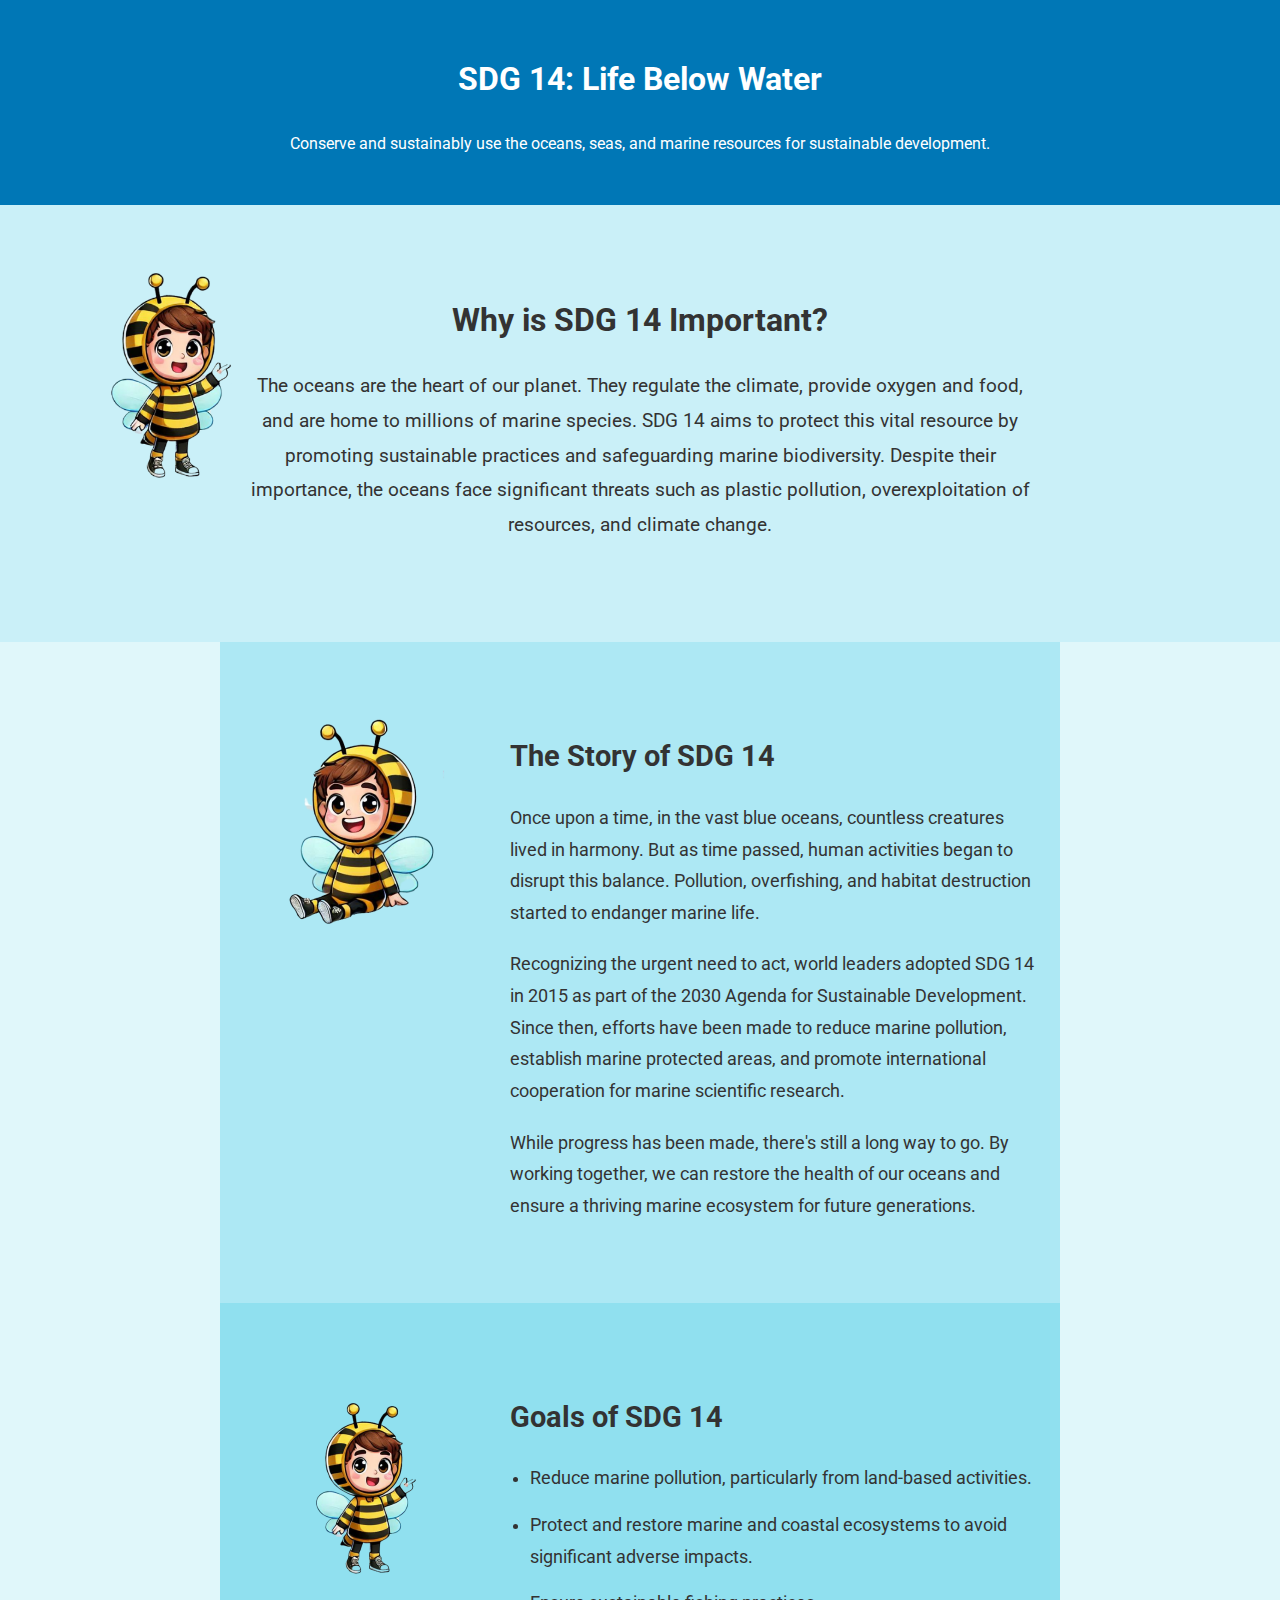
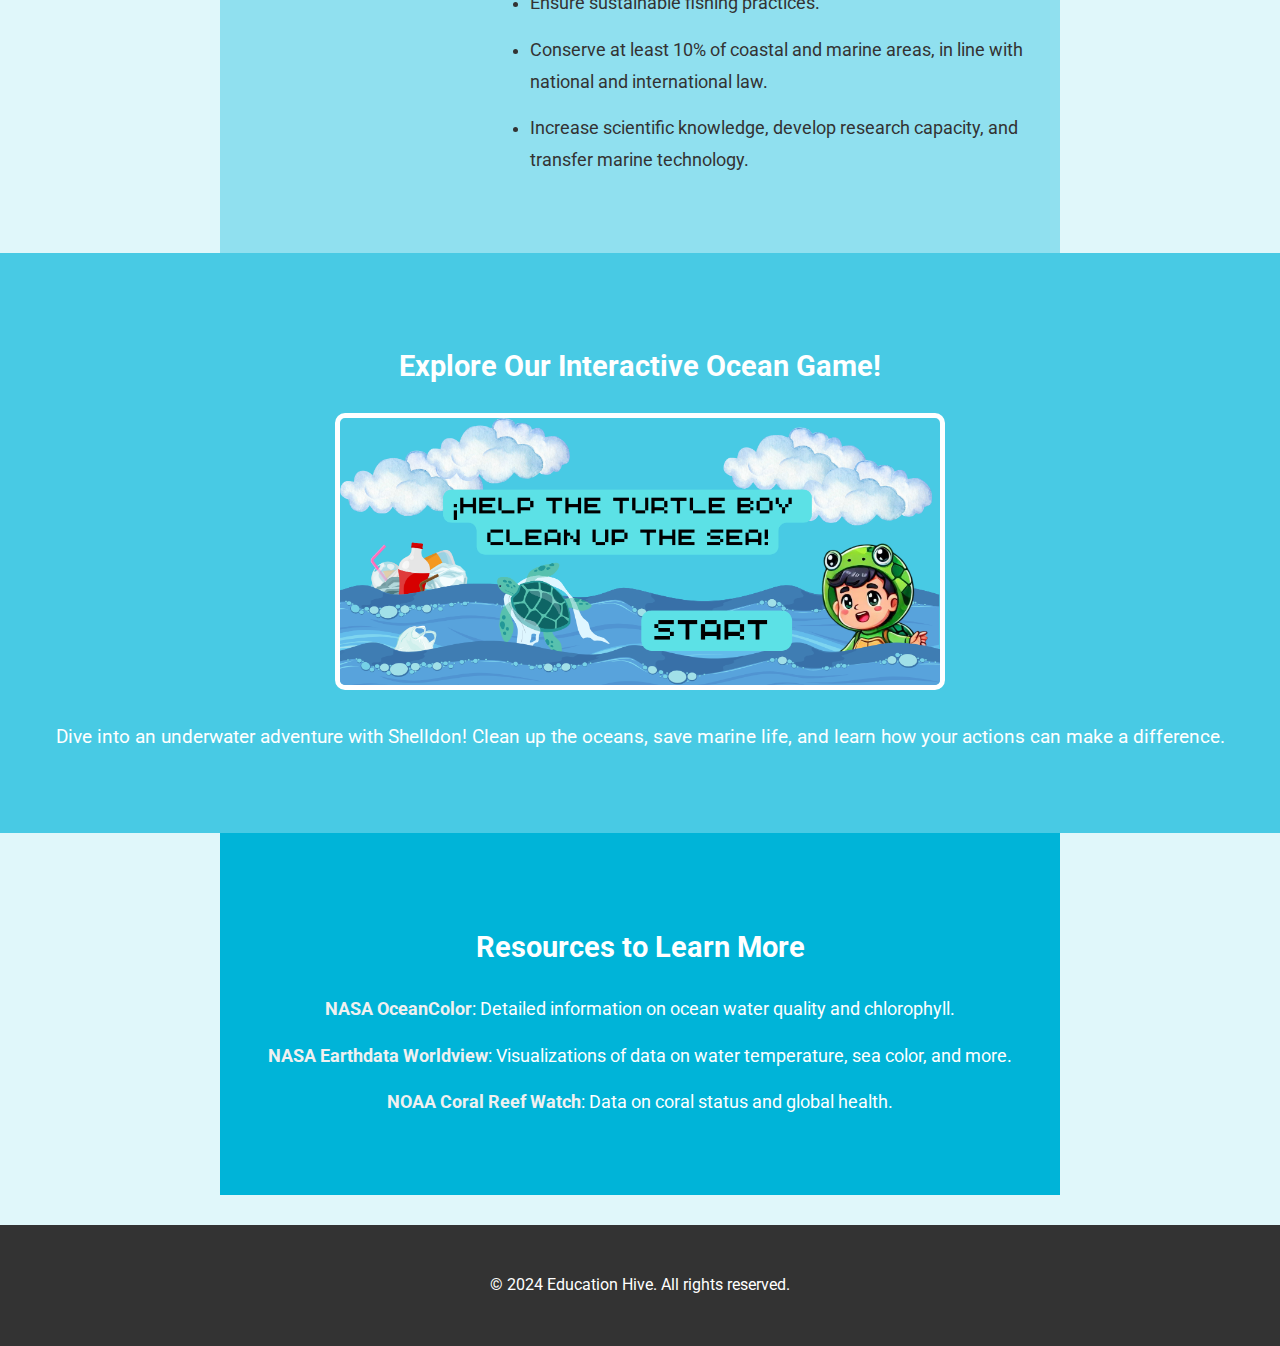
<file: Education Hive/SDG14.html>
<!DOCTYPE html>
<html lang="en">
<head>
    <meta charset="UTF-8">
    <meta name="viewport" content="width=device-width, initial-scale=1.0">
    <title>SDG 14: Life Below Water</title>
    <!-- Google Font for a modern style -->
    <link href="https://fonts.googleapis.com/css2?family=Roboto:wght@400;700&display=swap" rel="stylesheet">
    <style>
        /* General Styles */
        body {
            font-family: 'Roboto', sans-serif;
            line-height: 1.8;
            margin: 0;
            padding: 0;
            background-color: #e0f7fa; /* Base color for SDG 14 */
            color: #333;
        }

        /* Header */
        .header-sdg {
            background-color: #0077b6; /* SDG 14 related color */
            color: white;
            padding: 30px;
            text-align: center;
        }

        /* Introductory Section */
        .intro-sdg {
            padding: 60px 20px;
            background-color: #caf0f8; /* Softer color for this section */
            text-align: center;
            position: relative;
        }

        .intro-sdg h2 {
            font-size: 2em;
            margin-bottom: 20px;
        }

        .intro-sdg p {
            font-size: 1.2em;
            margin-bottom: 40px;
            max-width: 800px;
            margin-left: auto;
            margin-right: auto;
        }

        .intro-sdg img {
            position: absolute;
            width: 300px;
            height: auto;
            top: 20px;
        }

        .intro-sdg img.left {
            left: 20px;
        }

        /* Story Section */
        .story-sdg {
            padding: 60px 20px;
            background-color: #ade8f4; /* SDG 14 related color */
            max-width: 800px;
            margin: 0 auto;
            display: flex;
            align-items: flex-start;
            gap: 20px;
        }

        .story-sdg img {
            width: 250px; /* Increased size */
            height: auto;
            flex-shrink: 0;
        }

        .story-sdg .text-content {
            flex: 1;
        }

        .story-sdg h3 {
            font-size: 1.8em;
            margin-bottom: 20px;
        }

        .story-sdg p {
            margin-bottom: 20px;
            font-size: 1.1em;
        }

        /* Goals Section */
        .goals-sdg {
            padding: 60px 20px;
            background-color: #90e0ef; /* Section color */
            max-width: 800px;
            margin: 0 auto;
            display: flex;
            align-items: flex-start;
            gap: 20px;
        }

        .goals-sdg img {
            width: 250px; /* Increased size */
            height: auto;
            flex-shrink: 0;
        }

        .goals-sdg .text-content {
            flex: 1;
        }

        .goals-sdg h3 {
            font-size: 1.8em;
            margin-bottom: 20px;
        }

        .goals-sdg ul {
            list-style-type: disc;
            padding-left: 20px;
        }

        .goals-sdg ul li {
            margin-bottom: 15px;
            font-size: 1.1em;
        }

        /* Game Mockup Section */
        .game-mockup {
            padding: 60px 20px;
            background-color: #48cae4; /* Section color */
            text-align: center;
        }

        .game-mockup h3 {
            font-size: 1.8em;
            margin-bottom: 20px;
            color: #ffffff;
        }

        .game-mockup img {
            width: 100%;
            max-width: 600px;
            height: auto;
            border: 5px solid #ffffff;
            border-radius: 10px;
        }

        /* Resources Section */
        .resources-sdg {
            padding: 60px 20px;
            background-color: #00b4d8; /* Final color of the page */
            max-width: 800px;
            margin: 0 auto;
            text-align: center;
        }

        .resources-sdg h3 {
            font-size: 1.8em;
            margin-bottom: 20px;
            color: #ffffff;
        }

        .resources-sdg ul {
            list-style-type: none;
            padding-left: 0;
            color: #ffffff;
        }

        .resources-sdg ul li {
            margin-bottom: 15px;
            font-size: 1.1em;
        }

        .resources-sdg a {
            text-decoration: none;
            color: #f0f0f0;
            font-weight: bold;
        }

        .resources-sdg a:hover {
            color: #ffeb3b;
        }

        /* Footer */
        .footer {
            background-color: #333;
            color: white;
            text-align: center;
            padding: 30px;
            margin-top: 30px;
        }

        /* Responsive Adjustments */
        @media (max-width: 768px) {
            .story-sdg, .goals-sdg {
                flex-direction: column;
                align-items: center;
            }

            .story-sdg img, .goals-sdg img {
                margin-bottom: 20px;
            }

            .goals-sdg ul {
                padding-left: 40px;
            }
        }
    </style>
</head>
<body>
    <!-- Header -->
    <header class="header-sdg">
        <h1>SDG 14: Life Below Water</h1>
        <p>Conserve and sustainably use the oceans, seas, and marine resources for sustainable development.</p>
    </header>

    <!-- Introductory Section -->
    <section class="intro-sdg">
        <img src="images/buzzbee2.png" alt="Buzzbee Explaining" class="left">
        <h2>Why is SDG 14 Important?</h2>
        <p>
            The oceans are the heart of our planet. They regulate the climate, provide oxygen and food, and are home to millions of marine species. SDG 14 aims to protect this vital resource by promoting sustainable practices and safeguarding marine biodiversity. Despite their importance, the oceans face significant threats such as plastic pollution, overexploitation of resources, and climate change.
        </p>
    </section>

    <!-- Story Section -->
    <section class="story-sdg">
        <img src="images/buzzbee3.png" alt="Buzzbee Telling a Story">
        <div class="text-content">
            <h3>The Story of SDG 14</h3>
            <p>
                Once upon a time, in the vast blue oceans, countless creatures lived in harmony. But as time passed, human activities began to disrupt this balance. Pollution, overfishing, and habitat destruction started to endanger marine life.
            </p>
            <p>
                Recognizing the urgent need to act, world leaders adopted SDG 14 in 2015 as part of the 2030 Agenda for Sustainable Development. Since then, efforts have been made to reduce marine pollution, establish marine protected areas, and promote international cooperation for marine scientific research.
            </p>
            <p>
                While progress has been made, there's still a long way to go. By working together, we can restore the health of our oceans and ensure a thriving marine ecosystem for future generations.
            </p>
        </div>
    </section>

    <!-- Goals Section -->
    <section class="goals-sdg">
        <img src="images/buzzbee2.png" alt="Buzzbee Presenting Goals">
        <div class="text-content">
            <h3>Goals of SDG 14</h3>
            <ul>
                <li>Reduce marine pollution, particularly from land-based activities.</li>
                <li>Protect and restore marine and coastal ecosystems to avoid significant adverse impacts.</li>
                <li>Ensure sustainable fishing practices.</li>
                <li>Conserve at least 10% of coastal and marine areas, in line with national and international law.</li>
                <li>Increase scientific knowledge, develop research capacity, and transfer marine technology.</li>
            </ul>
        </div>
    </section>

    <!-- Game Mockup Section -->
    <section class="game-mockup">
        <h3>Explore Our Interactive Ocean Game!</h3>
        <img src="images/mockupgame.png" alt="Ocean Game Mockup">
        <p style="color: #ffffff; font-size: 1.2em; margin-top: 20px;">
            Dive into an underwater adventure with Shelldon! Clean up the oceans, save marine life, and learn how your actions can make a difference.
        </p>
    </section>

    <!-- Resources Section -->
    <section class="resources-sdg">
        <h3>Resources to Learn More</h3>
        <ul>
            <li><a href="https://oceancolor.gsfc.nasa.gov/" target="_blank">NASA OceanColor</a>: Detailed information on ocean water quality and chlorophyll.</li>
            <li><a href="https://www.earthdata.nasa.gov/worldview" target="_blank">NASA Earthdata Worldview</a>: Visualizations of data on water temperature, sea color, and more.</li>
            <li><a href="https://coralreefwatch.noaa.gov/satellite/index.php" target="_blank">NOAA Coral Reef Watch</a>: Data on coral status and global health.</li>
        </ul>
    </section>

    <!-- Footer -->
    <footer class="footer">
        <p>&copy; 2024 Education Hive. All rights reserved.</p>
    </footer>
</body>
</html>
</file>
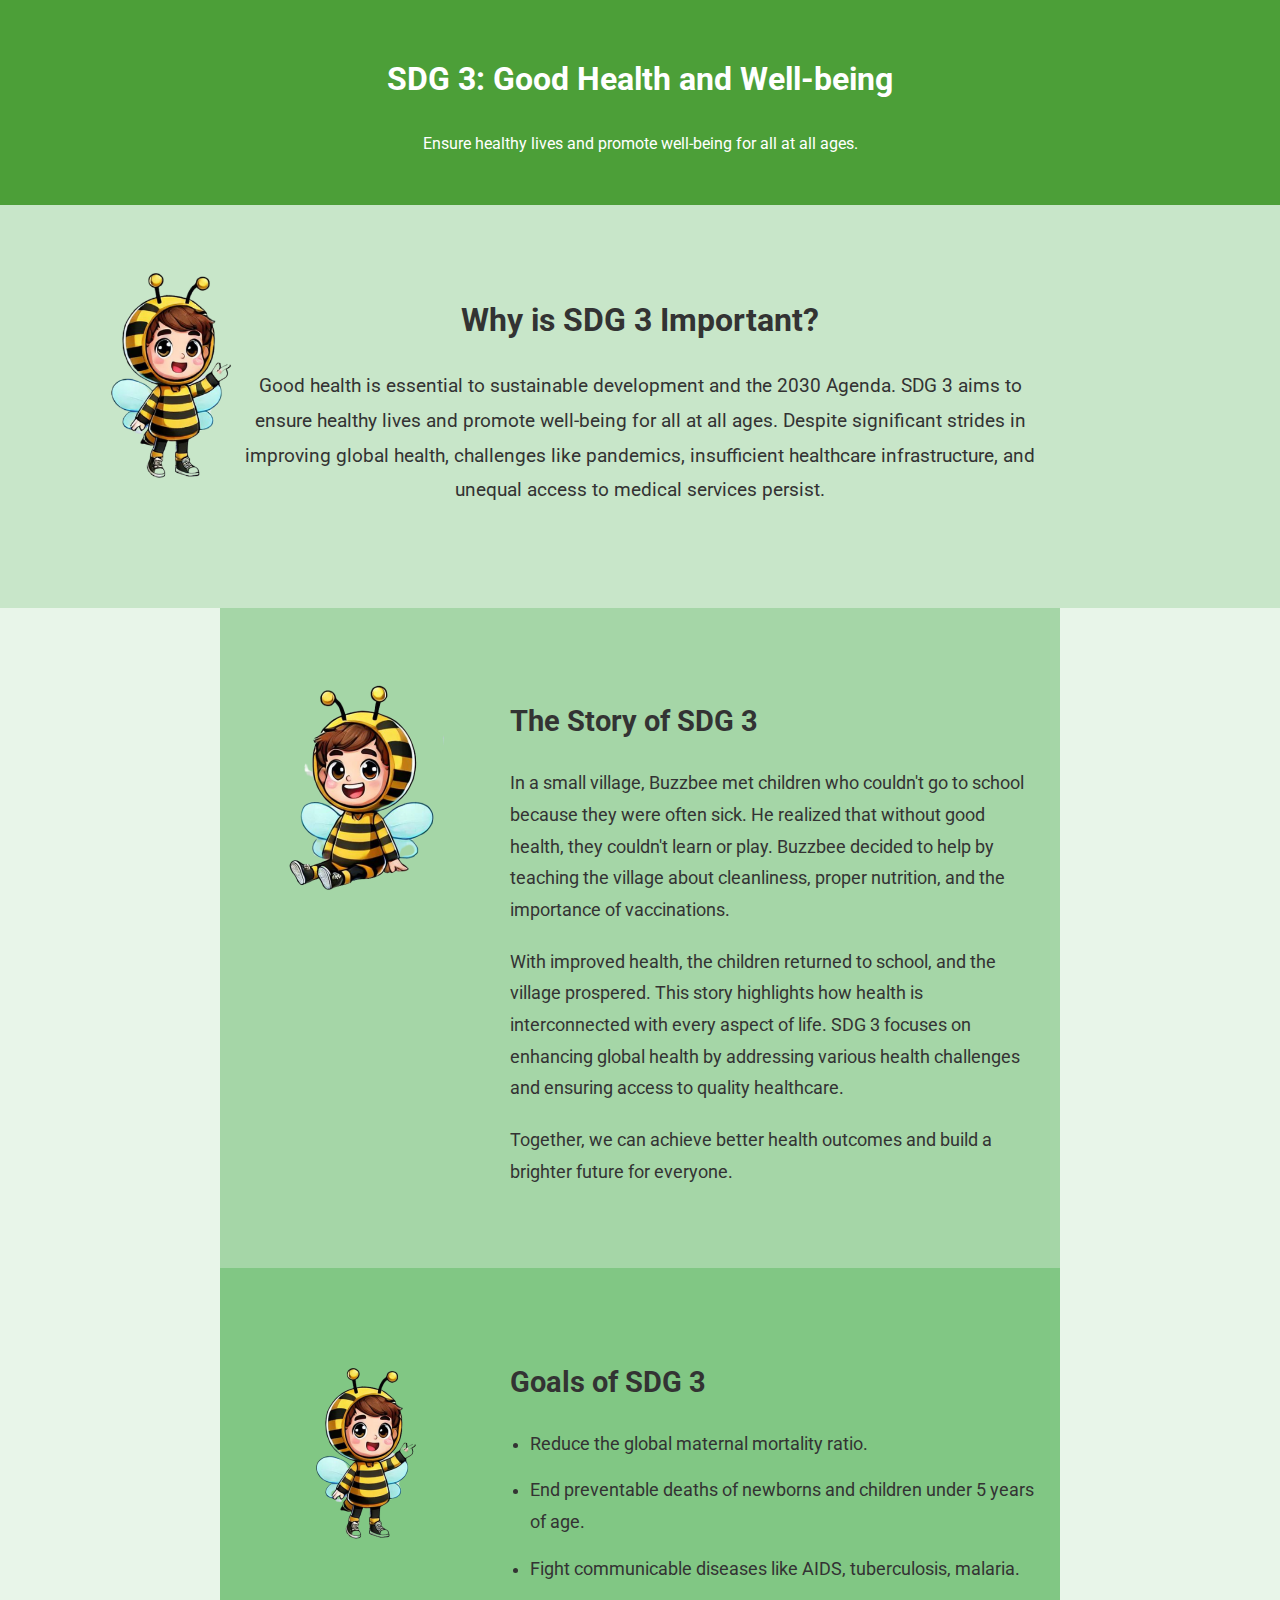
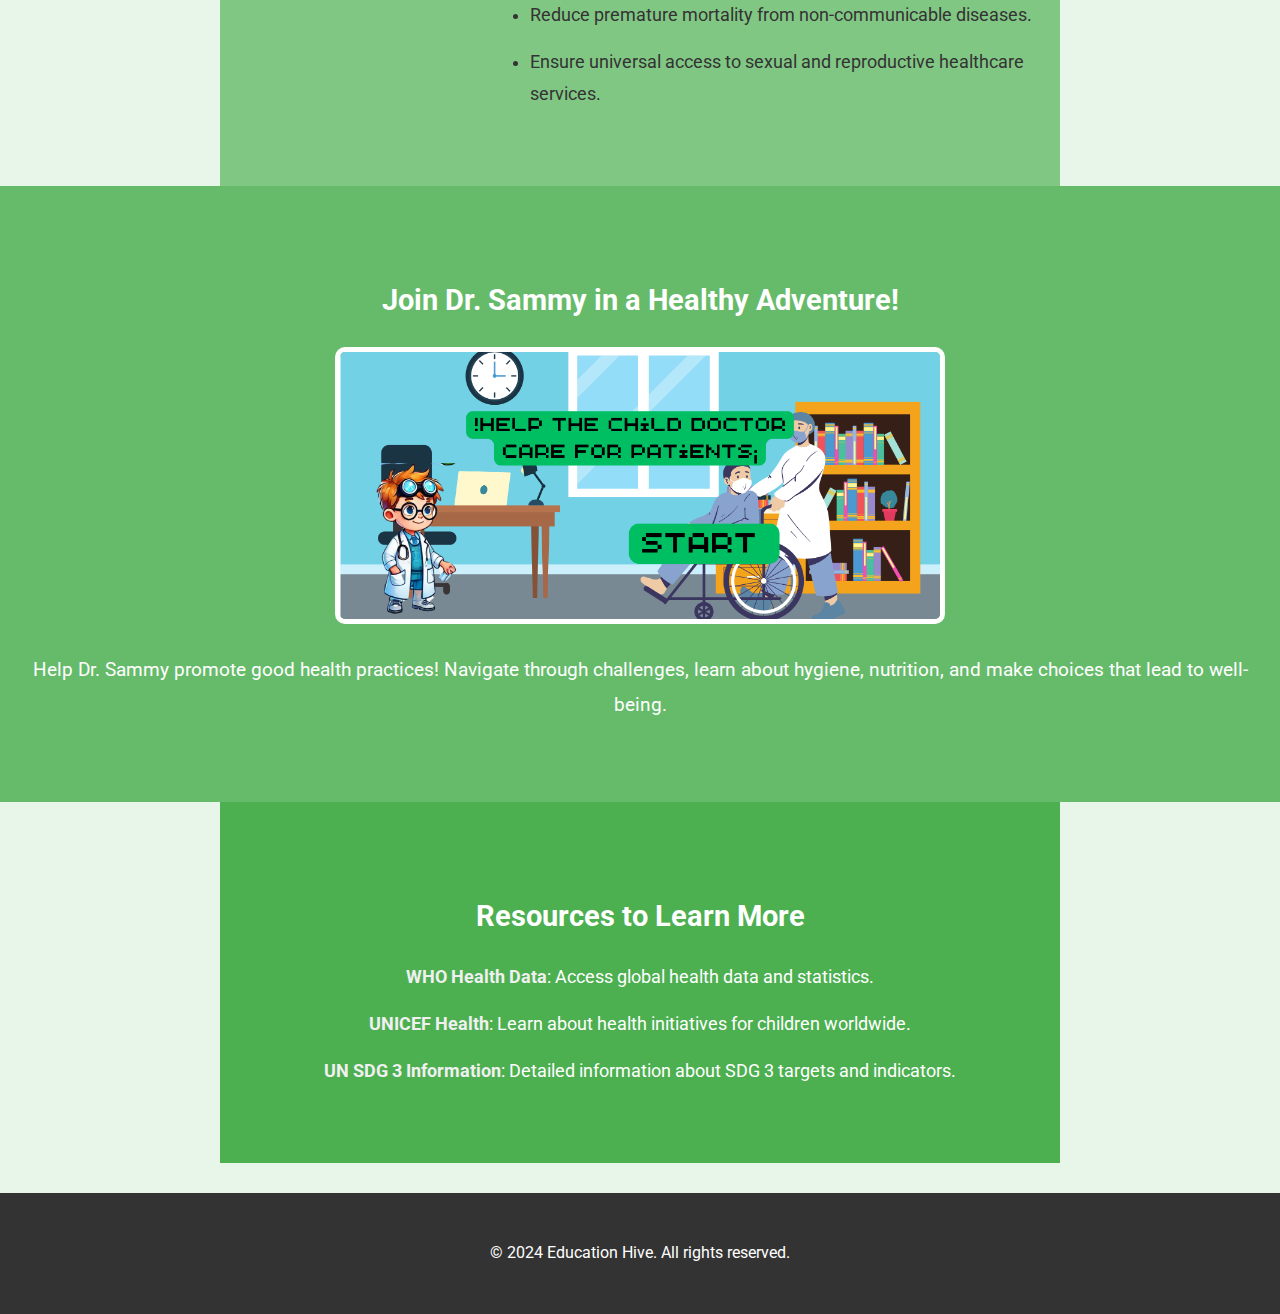
<file: Education Hive/SDG3.html>
<!DOCTYPE html>
<html lang="en">
<head>
    <meta charset="UTF-8">
    <meta name="viewport" content="width=device-width, initial-scale=1.0">
    <title>SDG 3: Good Health and Well-being</title>
    <!-- Google Font for a modern style -->
    <link href="https://fonts.googleapis.com/css2?family=Roboto:wght@400;700&display=swap" rel="stylesheet">
    <style>
        /* General Styles */
        body {
            font-family: 'Roboto', sans-serif;
            line-height: 1.8;
            margin: 0;
            padding: 0;
            background-color: #e8f5e9; /* Light green background */
            color: #333;
        }

        /* Header */
        .header-sdg {
            background-color: #4C9F38; /* SDG 3 official color */
            color: white;
            padding: 30px;
            text-align: center;
        }

        /* Introductory Section */
        .intro-sdg {
            padding: 60px 20px;
            background-color: #c8e6c9; /* Softer green */
            text-align: center;
            position: relative;
        }

        .intro-sdg h2 {
            font-size: 2em;
            margin-bottom: 20px;
        }

        .intro-sdg p {
            font-size: 1.2em;
            margin-bottom: 40px;
            max-width: 800px;
            margin-left: auto;
            margin-right: auto;
        }

        .intro-sdg img {
            position: absolute;
            width: 300px;
            height: auto;
            top: 20px;
        }

        .intro-sdg img.left {
            left: 20px;
        }

        /* Story Section */
        .story-sdg {
            padding: 60px 20px;
            background-color: #a5d6a7; /* SDG 3 related color */
            max-width: 800px;
            margin: 0 auto;
            display: flex;
            align-items: flex-start;
            gap: 20px;
        }

        .story-sdg img {
            width: 250px;
            height: auto;
            flex-shrink: 0;
        }

        .story-sdg .text-content {
            flex: 1;
        }

        .story-sdg h3 {
            font-size: 1.8em;
            margin-bottom: 20px;
        }

        .story-sdg p {
            margin-bottom: 20px;
            font-size: 1.1em;
        }

        /* Goals Section */
        .goals-sdg {
            padding: 60px 20px;
            background-color: #81c784; /* Section color */
            max-width: 800px;
            margin: 0 auto;
            display: flex;
            align-items: flex-start;
            gap: 20px;
        }

        .goals-sdg img {
            width: 250px;
            height: auto;
            flex-shrink: 0;
        }

        .goals-sdg .text-content {
            flex: 1;
        }

        .goals-sdg h3 {
            font-size: 1.8em;
            margin-bottom: 20px;
        }

        .goals-sdg ul {
            list-style-type: disc;
            padding-left: 20px;
        }

        .goals-sdg ul li {
            margin-bottom: 15px;
            font-size: 1.1em;
        }

        /* Game Mockup Section */
        .game-mockup {
            padding: 60px 20px;
            background-color: #66bb6a; /* Section color */
            text-align: center;
        }

        .game-mockup h3 {
            font-size: 1.8em;
            margin-bottom: 20px;
            color: #ffffff;
        }

        .game-mockup img {
            width: 100%;
            max-width: 600px;
            height: auto;
            border: 5px solid #ffffff;
            border-radius: 10px;
        }

        /* Resources Section */
        .resources-sdg {
            padding: 60px 20px;
            background-color: #4CAF50; /* Final color of the page */
            max-width: 800px;
            margin: 0 auto;
            text-align: center;
        }

        .resources-sdg h3 {
            font-size: 1.8em;
            margin-bottom: 20px;
            color: #ffffff;
        }

        .resources-sdg ul {
            list-style-type: none;
            padding-left: 0;
            color: #ffffff;
        }

        .resources-sdg ul li {
            margin-bottom: 15px;
            font-size: 1.1em;
        }

        .resources-sdg a {
            text-decoration: none;
            color: #f0f0f0;
            font-weight: bold;
        }

        .resources-sdg a:hover {
            color: #ffeb3b;
        }

        /* Footer */
        .footer {
            background-color: #333;
            color: white;
            text-align: center;
            padding: 30px;
            margin-top: 30px;
        }

        /* Responsive Adjustments */
        @media (max-width: 768px) {
            .story-sdg, .goals-sdg {
                flex-direction: column;
                align-items: center;
            }

            .story-sdg img, .goals-sdg img {
                margin-bottom: 20px;
            }

            .goals-sdg ul {
                padding-left: 40px;
            }
        }
    </style>
</head>
<body>
    <!-- Header -->
    <header class="header-sdg">
        <h1>SDG 3: Good Health and Well-being</h1>
        <p>Ensure healthy lives and promote well-being for all at all ages.</p>
    </header>

    <!-- Introductory Section -->
    <section class="intro-sdg">
        <img src="images/buzzbee2.png" alt="Buzzbee Explaining" class="left">
        <h2>Why is SDG 3 Important?</h2>
        <p>
            Good health is essential to sustainable development and the 2030 Agenda. SDG 3 aims to ensure healthy lives and promote well-being for all at all ages. Despite significant strides in improving global health, challenges like pandemics, insufficient healthcare infrastructure, and unequal access to medical services persist.
        </p>
    </section>

    <!-- Story Section -->
    <section class="story-sdg">
        <img src="images/buzzbee3.png" alt="Buzzbee Telling a Story">
        <div class="text-content">
            <h3>The Story of SDG 3</h3>
            <p>
                In a small village, Buzzbee met children who couldn't go to school because they were often sick. He realized that without good health, they couldn't learn or play. Buzzbee decided to help by teaching the village about cleanliness, proper nutrition, and the importance of vaccinations.
            </p>
            <p>
                With improved health, the children returned to school, and the village prospered. This story highlights how health is interconnected with every aspect of life. SDG 3 focuses on enhancing global health by addressing various health challenges and ensuring access to quality healthcare.
            </p>
            <p>
                Together, we can achieve better health outcomes and build a brighter future for everyone.
            </p>
        </div>
    </section>

    <!-- Goals Section -->
    <section class="goals-sdg">
        <img src="images/buzzbee2.png" alt="Buzzbee Presenting Goals">
        <div class="text-content">
            <h3>Goals of SDG 3</h3>
            <ul>
                <li>Reduce the global maternal mortality ratio.</li>
                <li>End preventable deaths of newborns and children under 5 years of age.</li>
                <li>Fight communicable diseases like AIDS, tuberculosis, malaria.</li>
                <li>Reduce premature mortality from non-communicable diseases.</li>
                <li>Ensure universal access to sexual and reproductive healthcare services.</li>
            </ul>
        </div>
    </section>

    <!-- Game Mockup Section -->
    <section class="game-mockup">
        <h3>Join Dr. Sammy in a Healthy Adventure!</h3>
        <img src="images/Mockupgame2.png" alt="Health Game Mockup">
        <p style="color: #ffffff; font-size: 1.2em; margin-top: 20px;">
            Help Dr. Sammy promote good health practices! Navigate through challenges, learn about hygiene, nutrition, and make choices that lead to well-being.
        </p>
    </section>

    <!-- Resources Section -->
    <section class="resources-sdg">
        <h3>Resources to Learn More</h3>
        <ul>
            <li><a href="https://www.who.int/data" target="_blank">WHO Health Data</a>: Access global health data and statistics.</li>
            <li><a href="https://www.unicef.org/health" target="_blank">UNICEF Health</a>: Learn about health initiatives for children worldwide.</li>
            <li><a href="https://sustainabledevelopment.un.org/sdg3" target="_blank">UN SDG 3 Information</a>: Detailed information about SDG 3 targets and indicators.</li>
        </ul>
    </section>

    <!-- Footer -->
    <footer class="footer">
        <p>&copy; 2024 Education Hive. All rights reserved.</p>
    </footer>
</body>
</html>
</file>
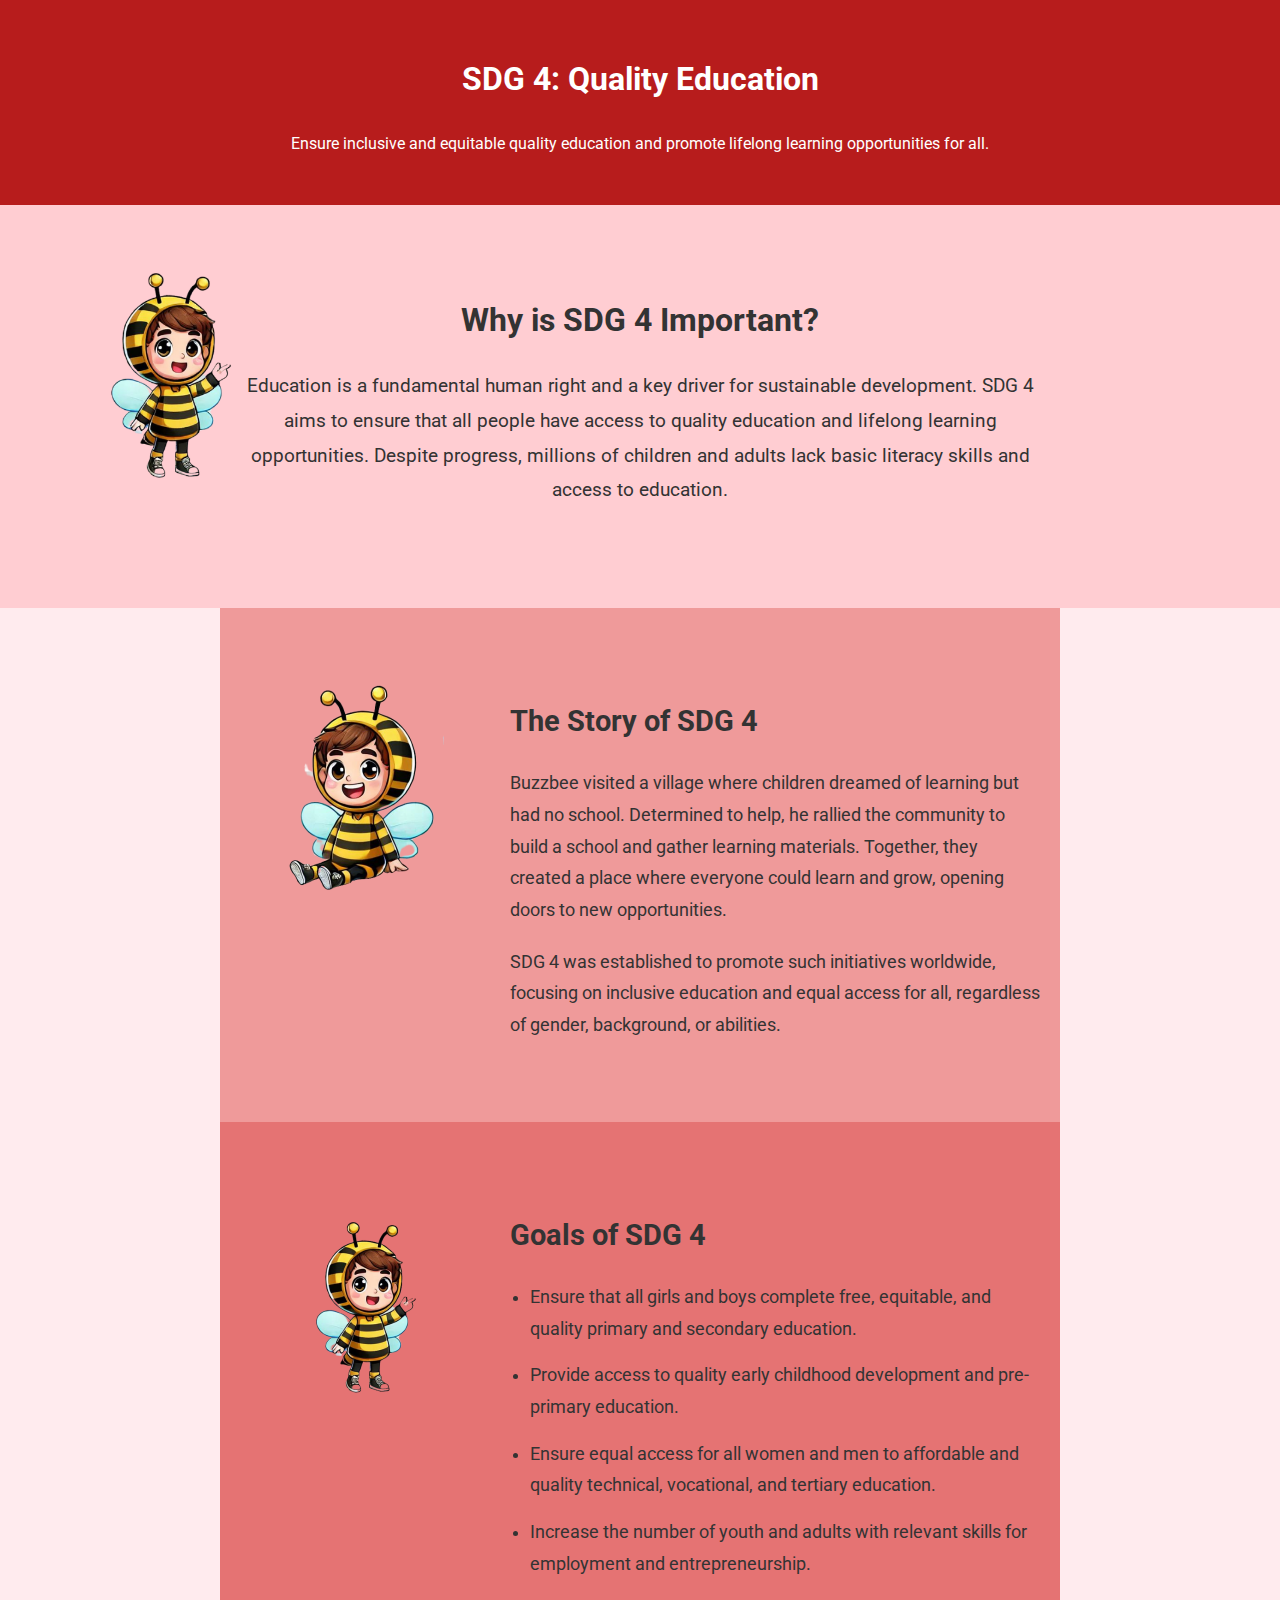
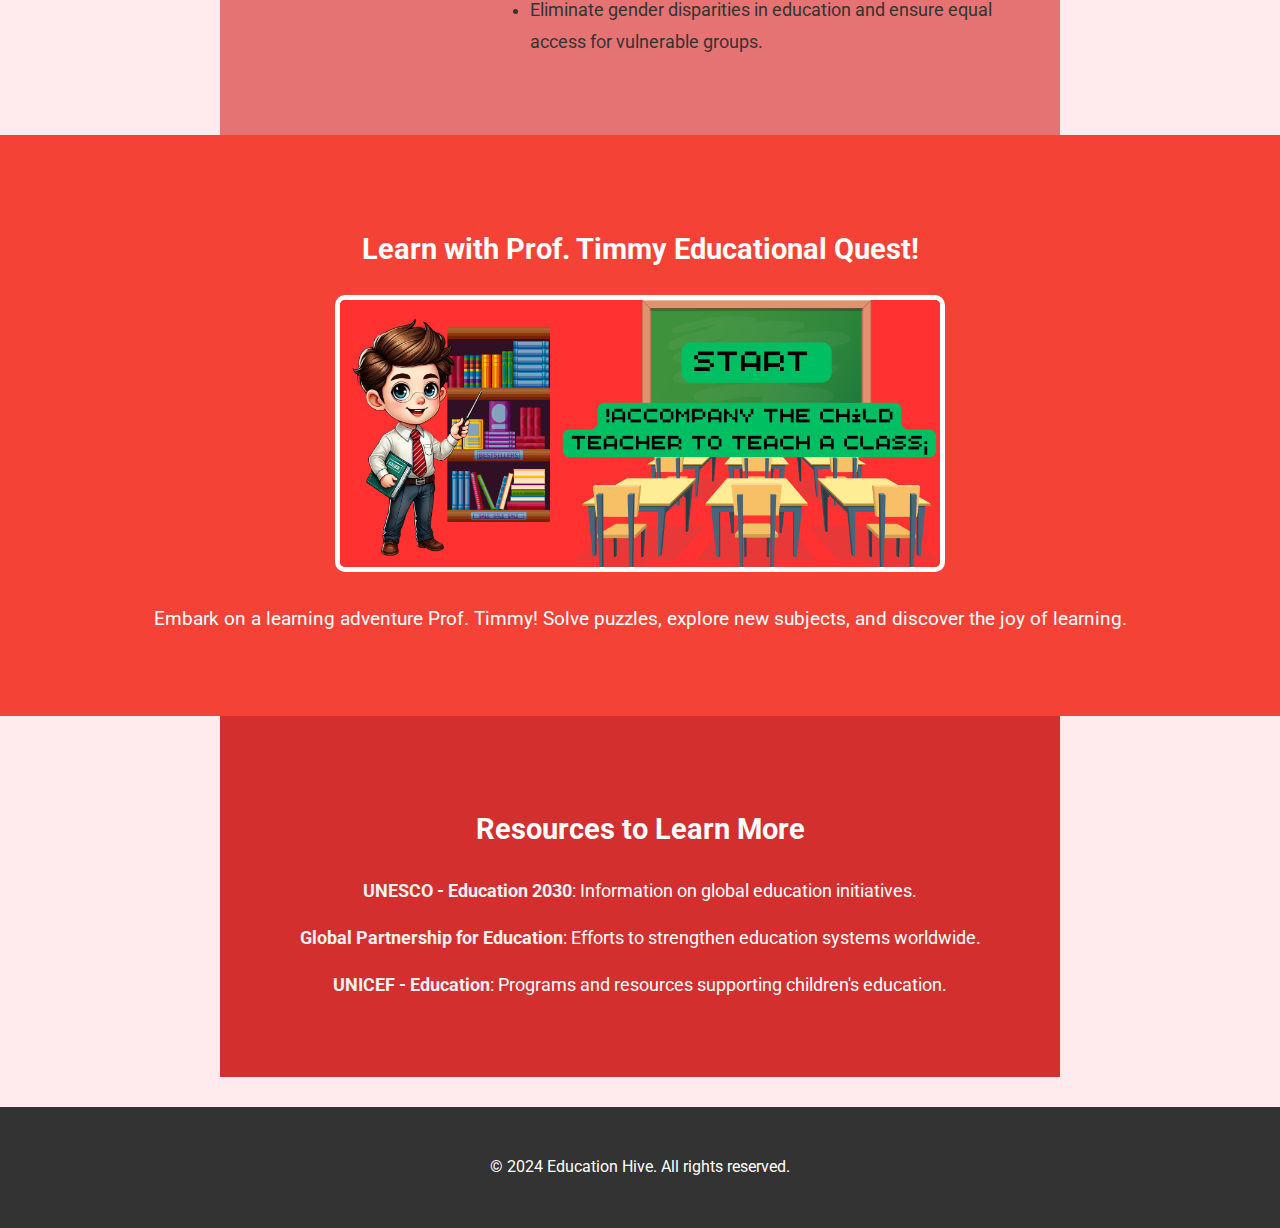
<file: Education Hive/SDG4.html>
<!DOCTYPE html>
<html lang="en">
<head>
    <meta charset="UTF-8">
    <meta name="viewport" content="width=device-width, initial-scale=1.0">
    <title>SDG 4: Quality Education</title>
    <!-- Google Font for a modern style -->
    <link href="https://fonts.googleapis.com/css2?family=Roboto:wght@400;700&display=swap" rel="stylesheet">
    <style>
        /* General Styles */
        body {
            font-family: 'Roboto', sans-serif;
            line-height: 1.8;
            margin: 0;
            padding: 0;
            background-color: #ffebee; /* Base color for SDG 4 */
            color: #333;
        }

        /* Header */
        .header-sdg {
            background-color: #b71c1c; /* SDG 4 related color (deep red) */
            color: white;
            padding: 30px;
            text-align: center;
        }

        /* Introductory Section */
        .intro-sdg {
            padding: 60px 20px;
            background-color: #ffcdd2; /* Softer color for this section */
            text-align: center;
            position: relative;
        }

        .intro-sdg h2 {
            font-size: 2em;
            margin-bottom: 20px;
        }

        .intro-sdg p {
            font-size: 1.2em;
            margin-bottom: 40px;
            max-width: 800px;
            margin-left: auto;
            margin-right: auto;
        }

        .intro-sdg img {
            position: absolute;
            width: 300px;
            height: auto;
            top: 20px;
        }

        .intro-sdg img.left {
            left: 20px;
        }

        /* Story Section */
        .story-sdg {
            padding: 60px 20px;
            background-color: #ef9a9a; /* SDG 4 related color */
            max-width: 800px;
            margin: 0 auto;
            display: flex;
            align-items: flex-start;
            gap: 20px;
        }

        .story-sdg img {
            width: 250px;
            height: auto;
            flex-shrink: 0;
        }

        .story-sdg .text-content {
            flex: 1;
        }

        .story-sdg h3 {
            font-size: 1.8em;
            margin-bottom: 20px;
        }

        .story-sdg p {
            margin-bottom: 20px;
            font-size: 1.1em;
        }

        /* Goals Section */
        .goals-sdg {
            padding: 60px 20px;
            background-color: #e57373; /* Section color */
            max-width: 800px;
            margin: 0 auto;
            display: flex;
            align-items: flex-start;
            gap: 20px;
        }

        .goals-sdg img {
            width: 250px;
            height: auto;
            flex-shrink: 0;
        }

        .goals-sdg .text-content {
            flex: 1;
        }

        .goals-sdg h3 {
            font-size: 1.8em;
            margin-bottom: 20px;
        }

        .goals-sdg ul {
            list-style-type: disc;
            padding-left: 20px;
        }

        .goals-sdg ul li {
            margin-bottom: 15px;
            font-size: 1.1em;
        }

        /* Game Mockup Section */
        .game-mockup {
            padding: 60px 20px;
            background-color: #f44336; /* Section color */
            text-align: center;
        }

        .game-mockup h3 {
            font-size: 1.8em;
            margin-bottom: 20px;
            color: #ffffff;
        }

        .game-mockup img {
            width: 100%;
            max-width: 600px;
            height: auto;
            border: 5px solid #ffffff;
            border-radius: 10px;
        }

        /* Resources Section */
        .resources-sdg {
            padding: 60px 20px;
            background-color: #d32f2f; /* Final color of the page */
            max-width: 800px;
            margin: 0 auto;
            text-align: center;
        }

        .resources-sdg h3 {
            font-size: 1.8em;
            margin-bottom: 20px;
            color: #ffffff;
        }

        .resources-sdg ul {
            list-style-type: none;
            padding-left: 0;
            color: #ffffff;
        }

        .resources-sdg ul li {
            margin-bottom: 15px;
            font-size: 1.1em;
        }

        .resources-sdg a {
            text-decoration: none;
            color: #f0f0f0;
            font-weight: bold;
        }

        .resources-sdg a:hover {
            color: #ffeb3b;
        }

        /* Footer */
        .footer {
            background-color: #333;
            color: white;
            text-align: center;
            padding: 30px;
            margin-top: 30px;
        }

        /* Responsive Adjustments */
        @media (max-width: 768px) {
            .story-sdg, .goals-sdg {
                flex-direction: column;
                align-items: center;
            }

            .story-sdg img, .goals-sdg img {
                margin-bottom: 20px;
            }

            .goals-sdg ul {
                padding-left: 40px;
            }
        }
    </style>
</head>
<body>
    <!-- Header -->
    <header class="header-sdg">
        <h1>SDG 4: Quality Education</h1>
        <p>Ensure inclusive and equitable quality education and promote lifelong learning opportunities for all.</p>
    </header>

    <!-- Introductory Section -->
    <section class="intro-sdg">
        <img src="images/buzzbee2.png" alt="Buzzbee Explaining" class="left">
        <h2>Why is SDG 4 Important?</h2>
        <p>
            Education is a fundamental human right and a key driver for sustainable development. SDG 4 aims to ensure that all people have access to quality education and lifelong learning opportunities. Despite progress, millions of children and adults lack basic literacy skills and access to education.
        </p>
    </section>

    <!-- Story Section -->
    <section class="story-sdg">
        <img src="images/buzzbee3.png" alt="Buzzbee Telling a Story">
        <div class="text-content">
            <h3>The Story of SDG 4</h3>
            <p>
                Buzzbee visited a village where children dreamed of learning but had no school. Determined to help, he rallied the community to build a school and gather learning materials. Together, they created a place where everyone could learn and grow, opening doors to new opportunities.
            </p>
            <p>
                SDG 4 was established to promote such initiatives worldwide, focusing on inclusive education and equal access for all, regardless of gender, background, or abilities.
            </p>
        </div>
    </section>

    <!-- Goals Section -->
    <section class="goals-sdg">
        <img src="images/buzzbee2.png" alt="Buzzbee Presenting Goals">
        <div class="text-content">
            <h3>Goals of SDG 4</h3>
            <ul>
                <li>Ensure that all girls and boys complete free, equitable, and quality primary and secondary education.</li>
                <li>Provide access to quality early childhood development and pre-primary education.</li>
                <li>Ensure equal access for all women and men to affordable and quality technical, vocational, and tertiary education.</li>
                <li>Increase the number of youth and adults with relevant skills for employment and entrepreneurship.</li>
                <li>Eliminate gender disparities in education and ensure equal access for vulnerable groups.</li>
            </ul>
        </div>
    </section>

    <!-- Game Mockup Section -->
    <section class="game-mockup">
        <h3>Learn with Prof. Timmy Educational Quest!</h3>
        <img src="images/Mockupgame3.png" alt="Education Game Mockup">
        <p style="color: #ffffff; font-size: 1.2em; margin-top: 20px;">
            Embark on a learning adventure Prof. Timmy! Solve puzzles, explore new subjects, and discover the joy of learning.
        </p>
    </section>

    <!-- Resources Section -->
    <section class="resources-sdg">
        <h3>Resources to Learn More</h3>
        <ul>
            <li><a href="https://en.unesco.org/themes/education2030-sdg4" target="_blank">UNESCO - Education 2030</a>: Information on global education initiatives.</li>
            <li><a href="https://www.globalpartnership.org/" target="_blank">Global Partnership for Education</a>: Efforts to strengthen education systems worldwide.</li>
            <li><a href="https://www.unicef.org/education" target="_blank">UNICEF - Education</a>: Programs and resources supporting children's education.</li>
        </ul>
    </section>

    <!-- Footer -->
    <footer class="footer">
        <p>&copy; 2024 Education Hive. All rights reserved.</p>
    </footer>
</body>
</html>
</file>
